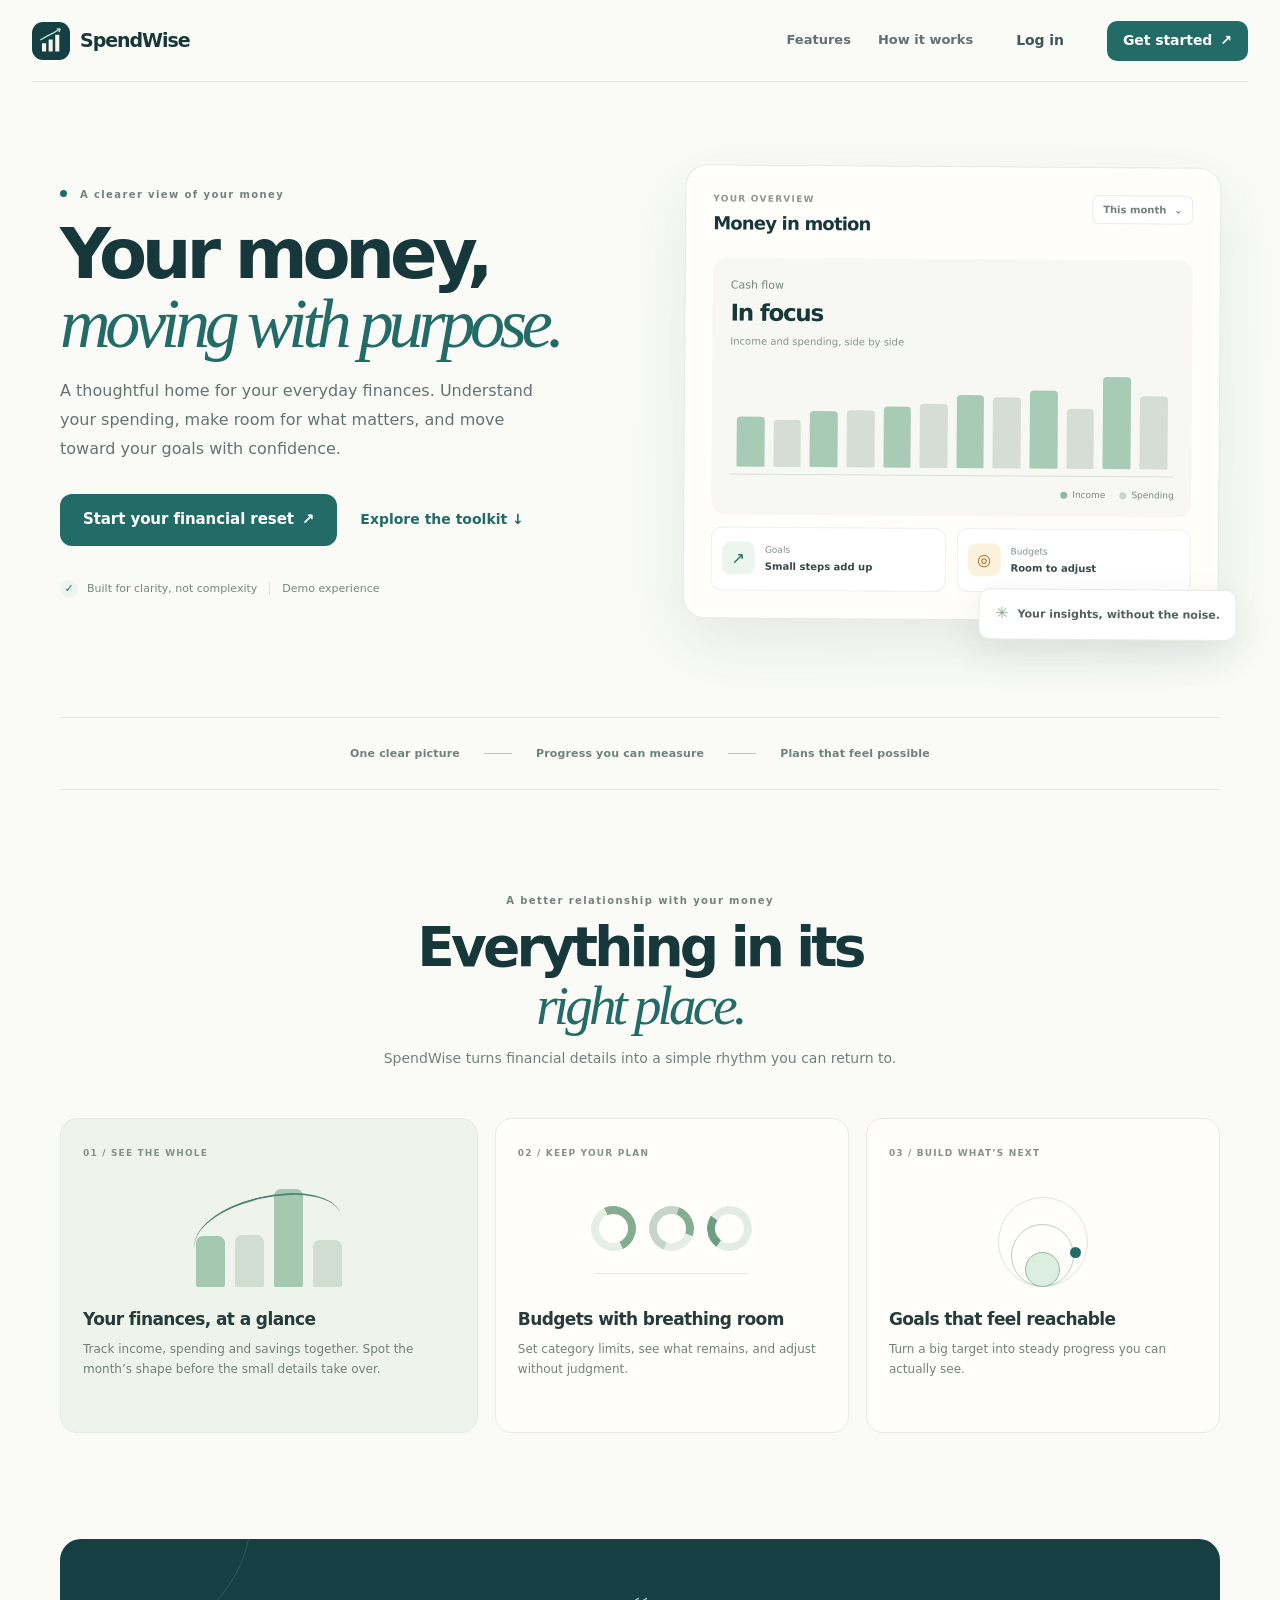
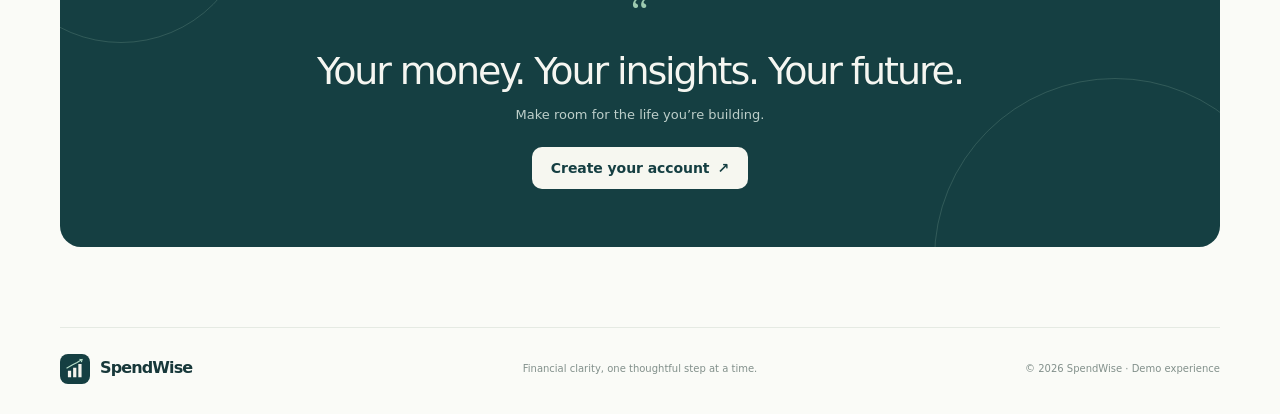
<file: frontend/index.html>
<!doctype html>
<html lang="en">
<head>
  <meta charset="utf-8">
  <meta name="viewport" content="width=device-width, initial-scale=1">
  <meta name="theme-color" content="#153f42">
  <meta name="description" content="SpendWise brings your everyday money into focus with calm, clear insights.">
  <title>SpendWise — Your money. Your insights. Your future.</title>
  <link rel="icon" href="./assets/favicon.svg" type="image/svg+xml">
  <link rel="stylesheet" href="./css/style.css">
</head>
<body class="landing-page">
  <header class="marketing-header">
    <a class="brand-lockup" href="./index.html" aria-label="SpendWise home">
      <img src="./assets/logo.svg" alt="" width="40" height="40">
      <span>SpendWise</span>
    </a>
    <nav class="marketing-nav" aria-label="Main navigation">
      <a href="#features">Features</a>
      <a href="#how-it-works">How it works</a>
      <a class="button button-quiet" href="./login.html">Log in</a>
      <a class="button button-primary" href="./register.html">Get started <span aria-hidden="true">↗</span></a>
    </nav>
  </header>

  <main>
    <section class="hero-section page-container">
      <div class="hero-copy">
        <p class="eyebrow"><span class="eyebrow-dot"></span> A clearer view of your money</p>
        <h1>Your money,<br><em>moving with purpose.</em></h1>
        <p class="hero-lede">A thoughtful home for your everyday finances. Understand your spending, make room for what matters, and move toward your goals with confidence.</p>
        <div class="hero-actions">
          <a class="button button-primary button-large" href="./register.html">Start your financial reset <span aria-hidden="true">↗</span></a>
          <a class="text-link" href="#features">Explore the toolkit <span aria-hidden="true">↓</span></a>
        </div>
        <div class="hero-proof"><span class="proof-mark" aria-hidden="true">✓</span><span>Built for clarity, not complexity</span><span class="proof-divider"></span><span>Demo experience</span></div>
      </div>
      <div class="hero-visual" aria-label="Illustration of a calm monthly cash-flow dashboard">
        <div class="visual-topline"><div><span class="visual-kicker">YOUR OVERVIEW</span><strong>Money in motion</strong></div><span class="period-pill">This month <span aria-hidden="true">⌄</span></span></div>
        <div class="visual-summary">
          <div class="visual-summary-copy"><span>Cash flow</span><strong>In focus</strong><small>Income and spending, side by side</small></div>
          <div class="cashflow-bars" aria-hidden="true"><i></i><i></i><i></i><i></i><i></i><i></i><i></i><i></i><i></i><i></i><i></i><i></i></div>
          <div class="visual-legend"><span><i class="legend-dot legend-income"></i> Income</span><span><i class="legend-dot legend-expense"></i> Spending</span></div>
        </div>
        <div class="visual-bottom-grid">
          <div class="visual-mini-card"><span class="mini-icon mini-sage" aria-hidden="true">↗</span><div><small>Goals</small><strong>Small steps add up</strong></div></div>
          <div class="visual-mini-card"><span class="mini-icon mini-amber" aria-hidden="true">◎</span><div><small>Budgets</small><strong>Room to adjust</strong></div></div>
        </div>
        <div class="visual-note"><span class="note-spark" aria-hidden="true">✳</span><span>Your insights, without the noise.</span></div>
      </div>
    </section>

    <section class="trust-strip page-container" id="how-it-works">
      <span>One clear picture</span><span class="trust-line"></span><span>Progress you can measure</span><span class="trust-line"></span><span>Plans that feel possible</span>
    </section>

    <section class="features-section page-container" id="features">
      <div class="section-heading">
        <p class="eyebrow">A better relationship with your money</p>
        <h2>Everything in its<br><em>right place.</em></h2>
        <p>SpendWise turns financial details into a simple rhythm you can return to.</p>
      </div>
      <div class="feature-grid">
        <article class="feature-card feature-card-tall"><span class="feature-index">01 / SEE THE WHOLE</span><div class="feature-art art-overview" aria-hidden="true"><i></i><i></i><i></i><i></i><b></b></div><h3>Your finances, at a glance</h3><p>Track income, spending and savings together. Spot the month’s shape before the small details take over.</p></article>
        <article class="feature-card"><span class="feature-index">02 / KEEP YOUR PLAN</span><div class="feature-art art-budget" aria-hidden="true"><i></i><i></i><i></i><b></b></div><h3>Budgets with breathing room</h3><p>Set category limits, see what remains, and adjust without judgment.</p></article>
        <article class="feature-card"><span class="feature-index">03 / BUILD WHAT’S NEXT</span><div class="feature-art art-goal" aria-hidden="true"><i></i><i></i><i></i><b></b></div><h3>Goals that feel reachable</h3><p>Turn a big target into steady progress you can actually see.</p></article>
      </div>
    </section>

    <section class="quote-band page-container">
      <div class="quote-symbol" aria-hidden="true">“</div>
      <blockquote>Your money. Your insights. Your future.</blockquote>
      <p>Make room for the life you’re building.</p>
      <a class="button button-light" href="./register.html">Create your account <span aria-hidden="true">↗</span></a>
    </section>
  </main>

  <footer class="marketing-footer page-container"><a class="brand-lockup" href="./index.html"><img src="./assets/logo.svg" alt="" width="32" height="32"><span>SpendWise</span></a><p>Financial clarity, one thoughtful step at a time.</p><span>© <span id="year">2026</span> SpendWise · Demo experience</span></footer>
</body>
</html>
</file>
<file: frontend/css/style.css>
:root {
  color-scheme: light;
  --ink: #203033;
  --ink-strong: #17383a;
  --muted: #69797a;
  --muted-2: #879391;
  --line: #e5e9e3;
  --line-strong: #d7dfd8;
  --canvas: #f5f6f1;
  --paper: #fffefa;
  --paper-2: #f8f9f5;
  --teal: #236b66;
  --teal-dark: #153f42;
  --teal-soft: #e6f1ec;
  --sage: #9fc7ae;
  --sage-soft: #edf5ef;
  --amber: #a86d22;
  --amber-soft: #fcf1dc;
  --rose: #a4514b;
  --rose-soft: #f9ece8;
  --shadow-sm: 0 3px 12px rgba(28, 50, 47, .045);
  --shadow-md: 0 14px 38px rgba(28, 50, 47, .09);
  --radius: 17px;
  --radius-sm: 11px;
  --font: Inter, ui-sans-serif, system-ui, -apple-system, BlinkMacSystemFont, "Segoe UI", sans-serif;
}

* { box-sizing: border-box; }
html { scroll-behavior: smooth; }
body { margin: 0; background: var(--canvas); color: var(--ink); font-family: var(--font); font-size: 14px; line-height: 1.55; -webkit-font-smoothing: antialiased; }
button, input, select, textarea { font: inherit; }
button, a, input, select { -webkit-tap-highlight-color: transparent; }
a { color: inherit; text-decoration: none; }
button { color: inherit; }
button:focus-visible, a:focus-visible, input:focus-visible, select:focus-visible, textarea:focus-visible { outline: 3px solid rgba(35, 107, 102, .32); outline-offset: 3px; }
img { display: block; max-width: 100%; }
.hidden { display: none !important; }
.visually-hidden { position: absolute !important; width: 1px !important; height: 1px !important; min-height: 0 !important; padding: 0 !important; margin: -1px !important; overflow: hidden !important; clip: rect(0, 0, 0, 0) !important; white-space: nowrap; border: 0 !important; }


/* App tokens (authenticated experience) */
:root {
  --font-app: "Manrope", "Inter", ui-sans-serif, system-ui, -apple-system, BlinkMacSystemFont, "Segoe UI", sans-serif;
  --sw-canvas: #f0f3ef;
  --sw-paper: #fcfdfb;
  --sw-sunken: #e5ebe7;
  --sw-line: #dde4df;
  --sw-line-strong: #c8d2cb;
  --sw-ink: #0f2f31;
  --sw-ink-2: #3f5557;
  --sw-ink-3: #5c7072;
  --sw-ink-teal: #0f3b3c;
  --sw-teal: #236b66;
  --sw-teal-strong: #1a5652;
  --sw-teal-wash: #e2eee9;
  --sw-amber: #96601a;
  --sw-amber-wash: #f8eedb;
  --sw-brick: #a34740;
  --sw-brick-wash: #f7e8e5;
  --sw-good: #2c7a58;
  --r-panel: 16px;
}

/* Shared controls */
button:focus-visible, a:focus-visible, input:focus-visible, select:focus-visible, textarea:focus-visible, summary:focus-visible { outline: 2px solid var(--sw-teal); outline-offset: 2px; }
.button { display: inline-flex; align-items: center; justify-content: center; gap: 8px; min-height: 42px; padding: 0 18px; border: 1px solid transparent; border-radius: 10px; font-size: 14px; font-weight: 650; letter-spacing: -.005em; white-space: nowrap; cursor: pointer; transition: background-color .15s ease, color .15s ease, border-color .15s ease, box-shadow .15s ease; }
.button:active { transform: translateY(1px); }
.button:disabled { opacity: .6; cursor: wait; transform: none; }
.button-primary { color: #fff; background: var(--sw-teal); }
.button-primary:hover { background: var(--sw-teal-strong); }
.button-secondary { color: var(--sw-ink); background: var(--sw-paper); border-color: var(--sw-line-strong); }
.button-secondary:hover { background: #eef3ef; border-color: #b4c3ba; }
.button-quiet { color: var(--sw-ink-2); background: transparent; }
.button-quiet:hover { color: var(--sw-ink); background: #e8eee9; }
.button-light { color: var(--teal-dark); background: #f6f7f0; }
.button-light:hover { background: white; }
.button-large { min-height: 52px; padding: 0 22px; border-radius: 12px; font-size: 15px; }
.button-full { width: 100%; min-height: 48px; }
.button-small { min-height: 34px; padding: 0 12px; font-size: 13px; }
.button-row { display: flex; flex-wrap: wrap; gap: 10px; align-items: center; }
.text-link, .small-link { color: var(--sw-teal); font-weight: 650; transition: color .15s ease; }
.text-link:hover, .small-link:hover { color: var(--sw-teal-strong); }
.text-link { font-size: 14px; }
.small-link { font-size: 13px; white-space: nowrap; }
.icon-button { display: inline-grid; width: 36px; height: 36px; place-items: center; padding: 0; border: 1px solid transparent; border-radius: 10px; background: transparent; color: var(--sw-ink-2); font-size: 22px; cursor: pointer; }
.icon-button:hover { background: #eef3ef; color: var(--sw-ink); }
input:not([type="checkbox"]):not([type="range"]), select, textarea { width: 100%; min-height: 44px; padding: 10px 13px; color: var(--sw-ink); border: 1px solid var(--sw-line-strong); border-radius: 10px; background: var(--sw-paper); transition: border-color .15s ease, box-shadow .15s ease; }
input::placeholder, textarea::placeholder { color: #7d8f8e; }
input:hover, select:hover, textarea:hover { border-color: #a9bab0; }
input:focus, select:focus, textarea:focus { border-color: var(--sw-teal); box-shadow: 0 0 0 3px rgba(35, 107, 102, .14); outline: 0; }
input[type="checkbox"] { width: 17px; height: 17px; accent-color: var(--sw-teal); }
select { cursor: pointer; appearance: none; padding-right: 36px; background-image: url("data:image/svg+xml,%3Csvg xmlns='http://www.w3.org/2000/svg' width='14' height='14' viewBox='0 0 24 24' fill='none' stroke='%235c7072' stroke-width='2.2' stroke-linecap='round' stroke-linejoin='round'%3E%3Cpath d='m6 9 6 6 6-6'/%3E%3C/svg%3E"); background-repeat: no-repeat; background-position: right 12px center; background-size: 14px; }
label { display: block; margin: 0 0 6px; color: var(--sw-ink-2); font-size: 13px; font-weight: 650; }
.form-message { min-height: 18px; margin: 0; color: var(--sw-brick); font-size: 13px; }
.form-message.is-success { color: var(--sw-good); }
.form-message.is-info { color: var(--sw-ink-3); }

/* Landing */
.landing-page { background: #fafbf7; }
.page-container { width: min(1160px, calc(100% - 64px)); margin: 0 auto; }
.marketing-header { display: flex; width: min(1280px, calc(100% - 64px)); height: 82px; align-items: center; justify-content: space-between; margin: 0 auto; border-bottom: 1px solid rgba(34, 63, 59, .09); }
.brand-lockup { display: inline-flex; align-items: center; gap: 10px; color: var(--ink-strong); font-size: 19px; font-weight: 750; letter-spacing: -.055em; }
.brand-lockup img { width: 38px; height: 38px; border-radius: 11px; }
.marketing-nav { display: flex; align-items: center; gap: 27px; color: #617171; font-size: 13px; font-weight: 560; }
.marketing-nav > a:not(.button):hover { color: var(--teal); }
.marketing-nav .button { min-height: 40px; padding-inline: 15px; }
.hero-section { display: grid; min-height: 635px; grid-template-columns: 1.03fr .97fr; gap: 54px; align-items: center; padding-top: 45px; padding-bottom: 58px; }
.hero-copy { padding: 24px 0; }
.eyebrow { margin: 0 0 10px; color: #73827e; font-size: 10px; font-weight: 750; letter-spacing: .14em; line-height: 1.35; }
.eyebrow-dot { display: inline-block; width: 7px; height: 7px; margin-right: 8px; border-radius: 50%; background: var(--teal); vertical-align: 1px; }
.hero-copy h1 { max-width: 620px; margin: 18px 0 19px; color: var(--ink-strong); font-size: clamp(44px, 5.5vw, 70px); font-weight: 590; letter-spacing: -.075em; line-height: .99; }
.hero-copy h1 em, .section-heading h2 em, .insight-feature h2 em { color: var(--teal); font-family: Georgia, "Times New Roman", serif; font-weight: 400; }
.hero-lede { max-width: 490px; margin: 0; color: #637372; font-size: 16px; line-height: 1.8; }
.hero-actions { display: flex; flex-wrap: wrap; align-items: center; gap: 23px; margin-top: 30px; }
.hero-proof { display: flex; flex-wrap: wrap; align-items: center; gap: 9px; margin-top: 34px; color: #788681; font-size: 11px; }
.proof-mark { display: grid; width: 18px; height: 18px; place-items: center; border-radius: 50%; background: var(--sage-soft); color: var(--teal); font-size: 11px; font-weight: 800; }
.proof-divider { width: 1px; height: 13px; margin: 0 3px; background: #dbe2dc; }
.hero-visual { position: relative; padding: 27px; border: 1px solid #e6eae4; border-radius: 22px; background: #fffefa; box-shadow: 0 24px 65px rgba(41, 66, 59, .10); transform: rotate(.4deg); }
.visual-topline { display: flex; align-items: flex-start; justify-content: space-between; gap: 14px; }
.visual-topline > div { display: grid; gap: 3px; }
.visual-kicker { color: #8a9690; font-size: 9px; font-weight: 750; letter-spacing: .14em; }
.visual-topline strong { color: var(--ink-strong); font-size: 18px; letter-spacing: -.045em; }
.period-pill { display: inline-flex; min-height: 29px; align-items: center; gap: 8px; padding: 0 10px; border: 1px solid #e8ece6; border-radius: 7px; color: #73807b; background: white; font-size: 10px; font-weight: 580; white-space: nowrap; }
.visual-summary { margin-top: 20px; padding: 19px 18px 14px; border-radius: 14px; background: #f7f8f3; }
.visual-summary-copy { display: grid; gap: 2px; }
.visual-summary-copy span { color: #788581; font-size: 11px; }
.visual-summary-copy strong { color: var(--ink-strong); font-size: 23px; letter-spacing: -.055em; }
.visual-summary-copy small { color: #89938e; font-size: 10px; }
.cashflow-bars { display: flex; height: 126px; align-items: flex-end; justify-content: space-between; gap: 9px; padding: 13px 7px 7px; border-bottom: 1px solid #d9e0d9; }
.cashflow-bars i { position: relative; display: block; width: 7%; height: var(--bar-height); min-height: 24px; border-radius: 4px 4px 1px 1px; background: #a8cbb5; }
.cashflow-bars i:nth-child(even) { height: var(--bar-expense); background: #d5ddd4; }
.cashflow-bars i:nth-child(1) { --bar-height: 48%; --bar-expense: 30%; }
.cashflow-bars i:nth-child(2) { --bar-height: 67%; --bar-expense: 45%; }
.cashflow-bars i:nth-child(3) { --bar-height: 53%; --bar-expense: 36%; }
.cashflow-bars i:nth-child(4) { --bar-height: 76%; --bar-expense: 54%; }
.cashflow-bars i:nth-child(5) { --bar-height: 58%; --bar-expense: 40%; }
.cashflow-bars i:nth-child(6) { --bar-height: 84%; --bar-expense: 61%; }
.cashflow-bars i:nth-child(7) { --bar-height: 70%; --bar-expense: 50%; }
.cashflow-bars i:nth-child(8) { --bar-height: 92%; --bar-expense: 68%; }
.cashflow-bars i:nth-child(9) { --bar-height: 74%; --bar-expense: 52%; }
.cashflow-bars i:nth-child(10) { --bar-height: 80%; --bar-expense: 57%; }
.cashflow-bars i:nth-child(11) { --bar-height: 88%; --bar-expense: 62%; }
.cashflow-bars i:nth-child(12) { --bar-height: 96%; --bar-expense: 70%; }
.visual-legend { display: flex; justify-content: flex-end; gap: 14px; padding-top: 12px; color: #798782; font-size: 9px; }
.visual-legend span { display: inline-flex; align-items: center; gap: 5px; }
.legend-dot { display: inline-block; width: 7px; height: 7px; border-radius: 50%; }
.legend-income { background: #8eb99c; }.legend-expense { background: #cbd5cb; }
.visual-bottom-grid { display: grid; grid-template-columns: 1fr 1fr; gap: 11px; margin-top: 12px; }
.visual-mini-card { display: flex; min-height: 64px; align-items: center; gap: 10px; padding: 10px; border: 1px solid #edf0eb; border-radius: 11px; background: white; }
.visual-mini-card div { display: grid; gap: 1px; }.visual-mini-card small { color: #82908b; font-size: 9px; }.visual-mini-card strong { color: #354847; font-size: 10px; font-weight: 650; }
.mini-icon { display: grid; width: 33px; height: 33px; flex: 0 0 auto; place-items: center; border-radius: 9px; font-size: 16px; }.mini-sage { color: var(--teal); background: var(--sage-soft); }.mini-amber { color: var(--amber); background: var(--amber-soft); }
.visual-note { position: absolute; right: -19px; bottom: -20px; display: flex; align-items: center; gap: 9px; padding: 12px 16px; border: 1px solid #e8ece5; border-radius: 11px; background: white; box-shadow: var(--shadow-md); color: #52615d; font-size: 11px; font-weight: 620; }
.note-spark { color: #8aa994; font-size: 16px; }
.trust-strip { display: flex; justify-content: center; align-items: center; gap: 24px; padding: 27px 16px; border-top: 1px solid #e7ebe5; border-bottom: 1px solid #e7ebe5; color: #70807b; font-size: 11px; font-weight: 620; letter-spacing: .015em; }
.trust-line { width: 28px; height: 1px; background: #b8c8bd; }
.features-section { padding-top: 104px; padding-bottom: 106px; }
.section-heading { max-width: 555px; margin: 0 auto 48px; text-align: center; }
.section-heading h2 { margin: 9px 0 13px; color: var(--ink-strong); font-size: clamp(38px, 4.5vw, 55px); font-weight: 560; letter-spacing: -.07em; line-height: 1.06; }
.section-heading > p:last-child { margin: 0; color: #71807c; font-size: 14px; }
.feature-grid { display: grid; grid-template-columns: 1.18fr 1fr 1fr; gap: 17px; }
.feature-card { min-height: 315px; padding: 22px; border: 1px solid #e7ebe4; border-radius: 17px; background: #fffefa; }
.feature-card-tall { background: #eef3ec; }
.feature-index { color: #84928c; font-size: 9px; font-weight: 750; letter-spacing: .13em; }
.feature-art { position: relative; display: flex; height: 116px; align-items: flex-end; justify-content: center; gap: 10px; margin: 8px auto 19px; overflow: hidden; }
.art-overview i { width: 29px; height: var(--h); border-radius: 7px 7px 2px 2px; background: #a5c8b1; }
.art-overview i:nth-child(even) { background: #d1ddd1; height: calc(var(--h) * .65); }
.art-overview i:nth-child(1) { --h: 51px; }.art-overview i:nth-child(2) { --h: 80px; }.art-overview i:nth-child(3) { --h: 98px; }.art-overview i:nth-child(4) { --h: 72px; }
.art-overview b { position: absolute; width: 150px; height: 72px; border-top: 2px solid #4e8176; border-radius: 50%; transform: rotate(-13deg); top: 25px; left: calc(50% - 76px); }
.art-budget { align-items: center; gap: 13px; }.art-budget i { display: block; width: 45px; height: 45px; border: 8px solid #e7eee5; border-top-color: #83ad91; border-right-color: #83ad91; border-radius: 50%; transform: rotate(20deg); }.art-budget i:nth-child(2) { border-top-color: #c3d6c9; border-left-color: #c3d6c9; transform: rotate(-25deg); }.art-budget i:nth-child(3) { border-color: #e5ece4; border-bottom-color: #6c9e83; transform: rotate(80deg); }.art-budget b { position: absolute; width: 155px; height: 1px; background: #e4e9e2; bottom: 13px; }
.art-goal i { display: block; width: 90px; height: 90px; border: 1px solid #dce7dc; border-radius: 50%; }.art-goal i:nth-child(2) { position: absolute; width: 63px; height: 63px; border-color: #b8d4c0; }.art-goal i:nth-child(3) { position: absolute; width: 35px; height: 35px; background: #dceee0; border-color: #90ba9c; }.art-goal b { position: absolute; width: 11px; height: 11px; border-radius: 50%; background: var(--teal); transform: translate(33px,-29px); }
.feature-card h3 { margin: 0 0 7px; color: #263c3b; font-size: 17px; letter-spacing: -.035em; }.feature-card p { max-width: 350px; margin: 0; color: #72807b; font-size: 12px; line-height: 1.7; }
.quote-band { position: relative; display: flex; min-height: 308px; flex-direction: column; align-items: center; justify-content: center; margin-bottom: 80px; padding: 44px 20px; overflow: hidden; border-radius: 21px; background: var(--teal-dark); color: #f5f6f1; text-align: center; }
.quote-band::before, .quote-band::after { position: absolute; width: 260px; height: 260px; border: 1px solid rgba(188, 222, 201, .17); border-radius: 50%; content: ""; }.quote-band::before { top: -158px; left: -70px; }.quote-band::after { right: -76px; bottom: -193px; width: 360px; height: 360px; }
.quote-symbol { color: #9dcab0; font-family: Georgia, serif; font-size: 40px; line-height: .8; }.quote-band blockquote { margin: 14px 0 4px; font-size: clamp(26px, 3.2vw, 38px); font-weight: 540; letter-spacing: -.055em; }.quote-band p { margin: 0 0 22px; color: #bdcfca; font-size: 13px; }.quote-band .button { position: relative; z-index: 1; }
.marketing-footer { display: grid; grid-template-columns: 1fr 1.4fr 1fr; align-items: center; padding-top: 23px; padding-bottom: 28px; border-top: 1px solid #e5eae3; color: #82908b; font-size: 10px; }.marketing-footer .brand-lockup { font-size: 16px; }.marketing-footer .brand-lockup img { width: 30px; height: 30px; border-radius: 8px; }.marketing-footer p { text-align: center; }.marketing-footer > span { text-align: right; }

/* Authentication */
.auth-body { min-height: 100vh; background: #f4f6f1; }
.auth-layout { display: grid; min-height: 100vh; grid-template-columns: minmax(280px, .9fr) minmax(390px, 1.1fr); }
.auth-aside { position: relative; display: flex; flex-direction: column; justify-content: space-between; padding: 38px clamp(28px, 6vw, 78px); overflow: hidden; background: var(--teal-dark); color: white; }
.auth-aside::after { position: absolute; right: -120px; bottom: 4%; width: 390px; height: 390px; border: 1px solid rgba(191, 225, 205, .18); border-radius: 50%; box-shadow: 0 0 0 40px rgba(191, 225, 205, .035), 0 0 0 80px rgba(191, 225, 205, .03); content: ""; }
.auth-aside .brand-lockup { position: relative; z-index: 1; color: white; }.auth-aside-copy { position: relative; z-index: 1; max-width: 420px; padding-bottom: 9vh; }.auth-aside-copy .eyebrow { color: #9dc6ae; }.auth-aside-copy h2 { margin: 12px 0 18px; font-family: Georgia, serif; font-size: clamp(35px, 4.2vw, 55px); font-weight: 400; letter-spacing: -.06em; line-height: 1.05; }.auth-aside-copy p { max-width: 370px; color: #bdcfca; font-size: 14px; line-height: 1.8; }.auth-aside-foot { position: relative; z-index: 1; color: #9aafaa; font-size: 11px; }
.auth-main { display: grid; place-items: center; padding: 44px 28px; }.auth-card { width: min(430px, 100%); padding: 35px; border: 1px solid #e7ece5; border-radius: 17px; background: var(--paper); box-shadow: 0 12px 38px rgba(31, 60, 52, .06); }.auth-card-wide { width: min(490px, 100%); padding: 29px 35px; }.auth-card h1 { margin: 0 0 7px; color: var(--ink-strong); font-size: 29px; font-weight: 640; letter-spacing: -.06em; line-height: 1.15; }.auth-lede { margin: 0 0 23px; color: var(--muted); font-size: 13px; }.form-stack { display: grid; gap: 8px; }.form-stack > label:not(.checkbox-row) { margin-top: 6px; }.field-row { display: flex; align-items: center; justify-content: space-between; margin-top: 4px; }.field-row label { margin: 0; }.small-link { font-size: 11px; }.password-field { position: relative; }.password-field input { padding-right: 60px !important; }.password-toggle { position: absolute; top: 50%; right: 10px; padding: 5px; transform: translateY(-50%); border: 0; background: none; color: var(--teal); font-size: 11px; font-weight: 650; cursor: pointer; }.checkbox-row { display: flex; align-items: flex-start; gap: 9px; margin: 6px 0; color: #677771; font-size: 11px; font-weight: 500; }.checkbox-row input { flex: 0 0 auto; margin-top: 2px; }.auth-switch { margin: 20px 0 0; color: var(--muted); font-size: 12px; text-align: center; }.auth-switch a { color: var(--teal); font-weight: 700; }.demo-note { display: flex; gap: 8px; align-items: flex-start; margin: 21px 0 0; padding: 11px 12px; border-radius: 9px; background: #f3f5ef; color: #788580; font-size: 10px; line-height: 1.55; }.demo-note > span { color: var(--teal); }.auth-top-link { color: #72817b; font-size: 12px; }.auth-top-link:hover { color: var(--teal); }


/* Landing and auth responsive */
@media (max-width: 1080px) {
  .hero-section { gap: 35px; }
  .hero-visual { padding: 21px; }
}
@media (max-width: 820px) {
  .page-container { width: min(100% - 42px, 640px); }
  .marketing-header { width: calc(100% - 42px); height: 72px; }
  .marketing-nav { gap: 12px; }
  .marketing-nav > a:not(.button) { display: none; }
  .hero-section { min-height: auto; grid-template-columns: 1fr; gap: 27px; padding-top: 48px; padding-bottom: 58px; }
  .hero-copy { padding: 0; }
  .hero-copy h1 { max-width: 570px; font-size: clamp(46px, 9vw, 65px); }
  .hero-visual { width: min(100%, 540px); justify-self: center; transform: none; }
  .visual-note { right: -8px; }
  .trust-strip { flex-wrap: wrap; gap: 12px; font-size: 10px; }
  .trust-line { width: 15px; }
  .features-section { padding-top: 74px; padding-bottom: 75px; }
  .feature-grid { grid-template-columns: 1fr 1fr; }
  .feature-card-tall { grid-column: 1 / -1; }
  .quote-band { margin-bottom: 55px; }
  .marketing-footer { grid-template-columns: 1fr 1fr; gap: 9px; }
  .marketing-footer p { display: none; }
  .auth-layout { grid-template-columns: 1fr; }
  .auth-aside { min-height: 190px; padding: 22px 28px; }
  .auth-aside-copy { display: none; }
  .auth-aside-foot { margin-top: 35px; }
  .auth-aside::after { right: -120px; bottom: -250px; }
  .auth-main { padding: 30px 20px; }
}
@media (max-width: 560px) {
  .page-container { width: calc(100% - 34px); }
  .marketing-header { width: calc(100% - 34px); height: 65px; }
  .brand-lockup { font-size: 16px; gap: 8px; }
  .brand-lockup img { width: 32px; height: 32px; border-radius: 9px; }
  .marketing-nav { gap: 7px; }
  .marketing-nav .button { min-height: 36px; padding-inline: 10px; font-size: 11px; }
  .marketing-nav .button-quiet { display: none; }
  .hero-section { padding-top: 37px; padding-bottom: 40px; }
  .hero-copy h1 { font-size: clamp(42px, 12vw, 58px); }
  .hero-lede { font-size: 14px; }
  .hero-actions { gap: 15px; }
  .hero-actions .button { width: 100%; }
  .hero-proof { margin-top: 23px; font-size: 9px; }
  .hero-visual { padding: 17px; border-radius: 17px; }
  .visual-note { right: 6px; bottom: -24px; padding: 9px 12px; font-size: 10px; }
  .cashflow-bars { height: 106px; gap: 6px; }
  .visual-bottom-grid { gap: 7px; }
  .visual-mini-card { padding: 8px; }
  .mini-icon { width: 28px; height: 28px; }
  .visual-mini-card strong { font-size: 9px; }
  .trust-strip { gap: 8px; padding: 20px 5px; font-size: 8px; }
  .trust-line { width: 10px; }
  .features-section { padding-top: 62px; padding-bottom: 60px; }
  .feature-grid { grid-template-columns: 1fr; }
  .feature-card-tall { grid-column: auto; }
  .feature-card { min-height: 285px; }
  .section-heading { margin-bottom: 30px; }
  .section-heading h2 { font-size: 40px; }
  .quote-band { width: calc(100% - 24px); min-height: 270px; }
  .quote-band blockquote { font-size: 27px; }
  .marketing-footer { width: calc(100% - 34px); grid-template-columns: 1fr; }
  .marketing-footer > span { text-align: left; }
  .auth-main { padding: 20px 13px; }
  .auth-card, .auth-card-wide { padding: 23px 19px; }
  .auth-card h1 { font-size: 25px; }
  .auth-aside { min-height: 120px; padding: 17px 20px; }
  .auth-aside-foot { margin-top: 23px; font-size: 9px; }
}

/* =====================================================================
   SpendWise app system
   Mineral paper canvas, one signature teal, hairlines instead of shadows.
   Figures are set tabular; nothing under 12px; sentence-case labels.
   ===================================================================== */

/* ---------- App shell ---------- */
.authenticated-body, .auth-layout { font-family: var(--font-app); }
.authenticated-body { background: var(--sw-canvas); color: var(--sw-ink); font-size: 15px; line-height: 1.5; font-feature-settings: "tnum" 1, "cv11" 1; }
.authenticated-body h1, .authenticated-body h2, .authenticated-body h3 { text-wrap: balance; }

.app-layout { display: flex; min-height: 100vh; }
.sidebar { position: fixed; z-index: 20; inset: 0 auto 0 0; display: flex; width: 252px; flex-direction: column; padding: 22px 14px 16px; overflow-y: auto; border-right: 1px solid var(--sw-line); background: var(--sw-paper); transition: transform .22s ease; }
.sidebar-brand { display: flex; align-items: center; gap: 10px; padding: 2px 10px 24px; color: var(--sw-ink); font-size: 19px; font-weight: 800; letter-spacing: -.04em; }
.sidebar-brand img { width: 32px; height: 32px; border-radius: 9px; }
.sidebar-section + .sidebar-section { margin-top: 20px; }
.sidebar-label { margin: 0 0 6px; padding: 0 12px; color: var(--sw-ink-3); font-size: 13px; font-weight: 600; letter-spacing: 0; }
.sidebar-nav { display: grid; gap: 2px; }
.sidebar-nav a, .sidebar-profile-link, .sidebar-logout { position: relative; white-space: nowrap; display: flex; width: 100%; min-height: 42px; align-items: center; gap: 12px; padding: 0 12px; border: 0; border-radius: 10px; background: transparent; color: var(--sw-ink-2); font-size: 14.5px; font-weight: 600; text-align: left; cursor: pointer; transition: background-color .15s ease, color .15s ease; }
.sidebar-nav a:hover, .sidebar-profile-link:hover { background: #eef3ef; color: var(--sw-ink); }
.sidebar-nav a[aria-current="page"], .sidebar-profile-link.is-active { background: var(--sw-teal-wash); color: var(--sw-ink); font-weight: 700; }
.sidebar-nav a[aria-current="page"]::before, .sidebar-profile-link.is-active::before { position: absolute; top: 9px; bottom: 9px; left: -14px; width: 3px; border-radius: 0 3px 3px 0; background: var(--sw-teal); content: ""; }
.nav-icon-svg { width: 19px; height: 19px; flex: 0 0 auto; color: var(--sw-ink-3); }
.sidebar-nav a[aria-current="page"] .nav-icon-svg, .sidebar-profile-link.is-active .nav-icon-svg { color: var(--sw-teal); }
.sidebar-logout:hover { background: var(--sw-brick-wash); color: var(--sw-brick); }
.sidebar-logout:hover .nav-icon-svg { color: var(--sw-brick); }
.sidebar-spacer { flex: 1; min-height: 20px; }
.sidebar-divider { height: 1px; margin: 8px 4px; background: var(--sw-line); }
.sidebar-footer { display: flex; min-width: 0; align-items: center; gap: 10px; padding: 14px 10px 0; }
.sidebar-footer > div { min-width: 0; }
.sidebar-footer strong { display: block; max-width: 160px; overflow: hidden; color: var(--sw-ink); font-size: 14px; font-weight: 700; text-overflow: ellipsis; white-space: nowrap; }
.sidebar-footer small { color: var(--sw-ink-3); font-size: 12.5px; }
.avatar { display: grid; width: 34px; height: 34px; flex: 0 0 auto; place-items: center; border-radius: 50%; background: var(--sw-teal-wash); color: var(--sw-teal-strong); font-size: 12px; font-weight: 800; letter-spacing: 0; }

.app-main { width: calc(100% - 252px); min-height: 100vh; margin-left: 252px; }
.app-topbar { position: sticky; z-index: 10; top: 0; display: flex; min-height: 68px; align-items: center; justify-content: space-between; gap: 16px; padding: 10px clamp(20px, 3.4vw, 48px); border-bottom: 1px solid var(--sw-line); background: rgba(240, 243, 239, .88); backdrop-filter: saturate(1.2) blur(12px); }
.topbar-heading { display: flex; min-width: 0; align-items: center; gap: 12px; }
.app-topbar h1 { margin: 0; color: var(--sw-ink); font-size: 19px; font-weight: 750; letter-spacing: -.025em; line-height: 1.2; }
.app-topbar p { margin: 1px 0 0; overflow: hidden; color: var(--sw-ink-3); font-size: 13px; text-overflow: ellipsis; white-space: nowrap; }
.topbar-actions { display: flex; flex: 0 0 auto; align-items: center; gap: 10px; }
.demo-status { display: inline-flex; align-items: center; gap: 8px; padding: 6px 12px; border: 1px solid var(--sw-line); border-radius: 999px; background: var(--sw-paper); color: var(--sw-ink-2); font-size: 13px; font-weight: 600; white-space: nowrap; }
.demo-status i, .demo-inline i { width: 7px; height: 7px; border-radius: 50%; background: var(--sw-teal); }
.demo-status.is-demo i { background: #c99436; box-shadow: 0 0 0 3px rgba(201, 148, 54, .18); }
.demo-status.is-connected i { box-shadow: 0 0 0 3px rgba(35, 107, 102, .16); }
.topbar-profile { display: inline-flex; min-width: 0; align-items: center; gap: 9px; padding: 3px 12px 3px 3px; border: 1px solid var(--sw-line); border-radius: 999px; background: var(--sw-paper); color: var(--sw-ink); font-size: 13.5px; font-weight: 650; transition: border-color .15s ease; }
.topbar-profile:hover { border-color: var(--sw-line-strong); }
.topbar-profile .avatar { width: 30px; height: 30px; font-size: 11px; }
.topbar-profile-name { max-width: 140px; overflow: hidden; text-overflow: ellipsis; white-space: nowrap; }
.menu-toggle { display: none; }
.mobile-scrim { display: none; }

#page-main { width: 100%; max-width: 1400px; margin: 0 auto; padding: 28px clamp(20px, 3.4vw, 48px) 72px; }
#page-main:focus { outline: 0; }
.page-content { display: grid; gap: 24px; }
.page-intro { display: flex; align-items: flex-end; justify-content: space-between; gap: 20px; }
.page-intro h2 { margin: 0; color: var(--sw-ink); font-size: clamp(25px, 2.6vw, 32px); font-weight: 750; letter-spacing: -.04em; line-height: 1.12; }
.page-intro p { max-width: 62ch; margin: 6px 0 0; color: var(--sw-ink-2); font-size: 15px; }
.page-intro .button, .page-intro .button-row { flex: 0 0 auto; }
.action-row { display: flex; min-height: 42px; align-items: center; justify-content: space-between; gap: 12px; }
.demo-inline { display: inline-flex; align-items: center; gap: 8px; color: var(--sw-ink-2); font-size: 13px; font-weight: 600; }
.quiet-note { color: var(--sw-ink-3); font-size: 13px; }
.page-disclaimer { max-width: 90ch; margin: 0; color: var(--sw-ink-3); font-size: 13px; line-height: 1.6; }

/* Section headings inside a page */
.section-heading-row, .section-subhead { display: flex; align-items: flex-end; justify-content: space-between; gap: 16px; }
.section-heading-row h2, .section-subhead h2 { margin: 0; color: var(--sw-ink); font-size: 20px; font-weight: 720; letter-spacing: -.025em; }
.section-heading-row .text-link, .section-subhead .small-link { padding-bottom: 2px; }
.authenticated-body .eyebrow { margin: 0 0 4px; color: var(--sw-ink-3); font-size: 13px; font-weight: 600; letter-spacing: 0; line-height: 1.4; }
.authenticated-body .text-link, .authenticated-body .small-link { color: var(--sw-teal); font-size: 14px; font-weight: 650; text-decoration: underline; text-decoration-color: transparent; text-underline-offset: 3px; transition: text-decoration-color .15s ease, color .15s ease; }
.authenticated-body .text-link:hover, .authenticated-body .small-link:hover { color: var(--sw-teal-strong); text-decoration-color: currentColor; }

/* ---------- Statement strip (KPI summary) ----------
   The month reads as a sum: income − expenses = net. The answer cell is the
   one dark surface on the page. */
.metric-grid { position: relative; display: grid; grid-template-columns: repeat(4, minmax(0, 1fr)); overflow: hidden; border: 1px solid var(--sw-line); border-radius: var(--r-panel); background: var(--sw-paper); }
.metric-grid-compact { grid-template-columns: repeat(3, minmax(0, 1fr)); }
.metric-card { position: relative; min-width: 0; padding: 22px 26px 20px; border: 0; border-radius: 0; background: transparent; box-shadow: none; }
.metric-card + .metric-card { border-left: 1px solid var(--sw-line); }
.metric-label { display: flex; align-items: center; justify-content: space-between; gap: 8px; color: var(--sw-ink-2); font-size: 14px; font-weight: 600; }
.metric-value { display: block; margin-top: 10px; overflow: hidden; color: var(--sw-ink); font-size: clamp(26px, 2.5vw, 35px); font-weight: 760; letter-spacing: -.04em; line-height: 1.1; text-overflow: ellipsis; white-space: nowrap; font-variant-numeric: tabular-nums; }
.metric-card small { display: block; margin-top: 8px; color: var(--sw-ink-3); font-size: 13px; line-height: 1.4; }
.metric-comparison { min-height: 18px; }
.metric-comparison.is-positive { color: var(--sw-good); font-weight: 600; }
.metric-comparison.is-negative { color: var(--sw-brick); font-weight: 600; }
.metric-card-compact { padding: 18px 26px 17px; }
.metric-card-compact .metric-value { font-size: clamp(24px, 2.2vw, 30px); }
.metric-icon { display: none; }
/* equation operators sit on the dividers */
.is-equation .metric-card:nth-child(2)::before, .is-equation .metric-card:nth-child(3)::before { position: absolute; z-index: 2; top: 50%; left: 0; display: grid; width: 26px; height: 26px; place-items: center; border: 1px solid var(--sw-line-strong); border-radius: 50%; background: var(--sw-paper); color: var(--sw-ink-2); font-size: 15px; font-weight: 700; line-height: 1; transform: translate(-50%, -50%); }
.is-equation .metric-card:nth-child(2)::before { content: "\2212"; }
.is-equation .metric-card:nth-child(3)::before { content: "="; }
.is-equation .metric-card:nth-child(3) { background: var(--sw-ink-teal); }
.is-equation .metric-card:nth-child(3) .metric-label, .is-equation .metric-card:nth-child(3) small { color: rgba(255, 255, 255, .74); }
.is-equation .metric-card:nth-child(3) .metric-value { color: #fff; }
.is-equation .metric-card:nth-child(3) .metric-comparison.is-positive { color: #9fe0c6; }
.is-equation .metric-card:nth-child(3) .metric-comparison.is-negative { color: #f4bdb2; }

/* ---------- Panels ---------- */
.content-grid { display: grid; gap: 16px; }
.panel { min-width: 0; padding: 22px 24px; border: 1px solid var(--sw-line); border-radius: var(--r-panel); background: var(--sw-paper); box-shadow: none; }
.panel-heading { display: flex; align-items: flex-start; justify-content: space-between; gap: 12px; margin-bottom: 18px; }
.panel-heading h2, .panel h2 { margin: 0; color: var(--sw-ink); font-size: 17px; font-weight: 720; letter-spacing: -.02em; line-height: 1.3; }
.panel-caption { color: var(--sw-ink-3); font-size: 13px; line-height: 1.5; }
.panel-heading .panel-caption { padding-top: 2px; }
.chart-grid { grid-template-columns: minmax(0, 1.4fr) minmax(300px, .9fr); }
.dashboard-charts { grid-template-columns: repeat(2, minmax(0, 1fr)); }
.dashboard-charts .panel { padding: 20px 20px 16px; }
.dashboard-charts .panel-caption { white-space: nowrap; }
.chart-panel { padding-bottom: 18px; }
.chart-wrap { position: relative; height: 230px; }
.chart-tall { height: 260px; }
.dashboard-charts .chart-wrap, .dashboard-charts .chart-tall { height: 236px; }
.chart-empty { display: grid; min-height: 100%; place-items: center; margin: 0; padding: 20px; color: var(--sw-ink-3); font-size: 14px; text-align: center; }
.category-legend { display: flex; flex-wrap: wrap; gap: 8px 16px; margin-top: 10px; color: var(--sw-ink-2); font-size: 13px; }
.category-legend span { display: inline-flex; align-items: center; gap: 7px; }
.category-legend i { width: 9px; height: 9px; border-radius: 3px; }
.category-legend strong { margin-left: 2px; color: var(--sw-ink); font-size: 13px; font-weight: 650; font-variant-numeric: tabular-nums; }

/* Dashboard lower area: activity, then plan, then signals */
.dashboard-lower-grid { grid-template-columns: minmax(0, 1.4fr) minmax(0, 1fr); }
.dashboard-lower-grid > .panel { min-height: 0; }
.dashboard-lower-grid .progress-list { grid-template-columns: repeat(2, minmax(0, 1fr)); gap: 20px 28px; }
.dashboard-signal-grid { display: grid; grid-template-columns: repeat(4, minmax(0, 1fr)); overflow: hidden; border: 1px solid var(--sw-line); border-radius: var(--r-panel); background: var(--sw-paper); }
.signal-panel { min-height: 170px; padding: 20px 22px; border: 0; border-radius: 0; background: transparent; }
.signal-panel + .signal-panel { border-left: 1px solid var(--sw-line); }
.signal-heading { display: flex; align-items: center; gap: 10px; margin-bottom: 12px; }
.signal-heading h2 { margin: 0; color: var(--sw-ink); font-size: 15px; font-weight: 700; letter-spacing: -.01em; }
.signal-heading .eyebrow { display: none; }
.signal-icon { display: grid; width: 32px; height: 32px; flex: 0 0 auto; place-items: center; border-radius: 10px; background: var(--sw-teal-wash); color: var(--sw-teal); font-size: 15px; font-weight: 700; }
.signal-icon.signal-amber { background: var(--sw-amber-wash); color: var(--sw-amber); }
.signal-content { display: grid; gap: 10px; }
.signal-message { margin: 0; color: var(--sw-ink-2); font-size: 14px; line-height: 1.55; }
.signal-message.is-error { color: var(--sw-brick); }
.signal-row { display: grid; gap: 2px; padding: 0 0 10px; border-bottom: 1px solid var(--sw-line); }
.signal-row:last-child { padding-bottom: 0; border-bottom: 0; }
.signal-row strong { color: var(--sw-ink); font-size: 14px; font-weight: 650; }
.signal-row span { color: var(--sw-ink-3); font-size: 13px; }
.signal-empty { display: grid; justify-items: start; gap: 10px; }
.signal-empty p { margin: 0; color: var(--sw-ink-2); font-size: 14px; line-height: 1.55; }
.health-score { display: flex; align-items: baseline; gap: 10px; }
.health-score strong { color: var(--sw-teal); font-size: 30px; font-weight: 760; letter-spacing: -.04em; }
.health-score span { color: var(--sw-ink-2); font-size: 14px; }

/* At a glance / insight rows */
.insight-list { display: grid; gap: 14px; }
.insight-row { display: flex; align-items: flex-start; gap: 12px; }
.insight-marker { display: grid; width: 26px; height: 26px; flex: 0 0 auto; place-items: center; border-radius: 8px; background: var(--sw-teal-wash); color: var(--sw-teal); font-size: 13px; font-weight: 800; }
.insight-marker.warning { background: var(--sw-amber-wash); color: var(--sw-amber); }
.insight-row p { margin: 0; color: var(--sw-ink-2); font-size: 14px; line-height: 1.55; }
.insight-row strong { color: var(--sw-ink); }

/* Progress: budgets and goals */
.progress-list { display: grid; gap: 18px; }
.progress-item { display: grid; gap: 7px; }
.progress-meta { display: flex; justify-content: space-between; gap: 12px; color: var(--sw-ink-2); font-size: 14px; font-variant-numeric: tabular-nums; }
.progress-meta strong { color: var(--sw-ink); font-weight: 680; }
.progress-track { width: 100%; height: 8px; overflow: hidden; border-radius: 999px; background: var(--sw-sunken); }
.progress-fill { height: 100%; border-radius: inherit; background: var(--sw-teal); transition: width .25s ease; }
.progress-fill.warning { background: #cf9a45; }
.progress-fill.danger { background: #c4645a; }
.progress-subtext { color: var(--sw-ink-3); font-size: 13px; }
.goal-summary-list { display: grid; gap: 18px; }
.goal-summary { display: grid; grid-template-columns: 1fr auto; gap: 7px 12px; }
.goal-summary strong { color: var(--sw-ink); font-size: 14px; font-weight: 680; }
.goal-summary > span { color: var(--sw-ink-2); font-size: 14px; font-variant-numeric: tabular-nums; }
.goal-summary .progress-track, .goal-summary .progress-subtext { grid-column: 1 / -1; }

/* ---------- Tables ---------- */
.table-scroll { position: relative; width: 100%; overflow-x: auto; }
.data-table { width: 100%; border-collapse: collapse; text-align: left; white-space: nowrap; }
.data-table th { padding: 10px 12px; border-bottom: 1px solid var(--sw-line-strong); color: var(--sw-ink-3); font-size: 13px; font-weight: 600; letter-spacing: 0; text-transform: none; }
.data-table td { padding: 13px 12px; border-bottom: 1px solid var(--sw-line); color: var(--sw-ink-2); font-size: 14px; font-variant-numeric: tabular-nums; }
.data-table tbody tr:last-child td { border-bottom: 0; }
.data-table tbody tr:hover td { background: #f6f9f6; }
.data-table th:first-child, .data-table td:first-child { padding-left: 4px; }
.data-table th:last-child, .data-table td:last-child { padding-right: 4px; }
.data-table .align-right { text-align: right; }
.transaction-name { color: var(--sw-ink) !important; font-weight: 650; }
.amount-positive { color: var(--sw-good) !important; font-weight: 700; }
.amount-negative { color: var(--sw-ink) !important; font-weight: 650; }
.transaction-title-cell { display: flex; align-items: center; gap: 12px; }
.category-icon { display: inline-grid; width: 32px; height: 32px; flex: 0 0 auto; place-items: center; border-radius: 10px; background: var(--sw-teal-wash); color: var(--sw-teal-strong); font-size: 12px; font-weight: 800; }
.category-chip { display: inline-flex; min-height: 24px; align-items: center; padding: 2px 10px; border-radius: 999px; background: #eef3ef; color: var(--sw-ink-2); font-size: 13px; font-weight: 550; }
.type-pill { display: inline-flex; align-items: center; gap: 6px; padding: 3px 10px; border-radius: 999px; background: #f3ece6; color: #8a5a3c; font-size: 13px; font-weight: 600; }
.type-pill i { width: 6px; height: 6px; border-radius: 50%; background: #c08560; }
.type-pill.income { background: #e3f0e9; color: #226548; }
.type-pill.income i { background: #3f9169; }
.table-actions { display: flex; justify-content: flex-end; gap: 2px; }
.table-action { padding: 6px 10px; border: 0; border-radius: 8px; background: transparent; color: var(--sw-ink-2); font-size: 13px; font-weight: 600; cursor: pointer; transition: background-color .15s ease, color .15s ease; }
.table-action:hover { background: var(--sw-teal-wash); color: var(--sw-teal-strong); }
.table-action.danger:hover { background: var(--sw-brick-wash); color: var(--sw-brick); }
.compact-rows .transaction-table tbody td { padding-top: 7px; padding-bottom: 7px; }
.compact-rows .transaction-title-cell .category-icon { width: 26px; height: 26px; border-radius: 8px; font-size: 11px; }

/* Transactions toolbar and footer */
.transaction-panel { padding-top: 20px; }
.toolbar { display: grid; gap: 10px; margin-bottom: 16px; }
.transaction-toolbar { grid-template-columns: minmax(200px, 1.5fr) minmax(110px, .7fr) minmax(140px, .85fr) minmax(130px, .8fr) minmax(130px, .8fr) minmax(170px, 1fr); align-items: end; margin: 16px 0 18px; }
.transaction-toolbar select, .transaction-toolbar input { min-height: 42px; font-size: 14px; }
.search-field { position: relative; }
.search-field > span { position: absolute; top: 9px; left: 12px; color: var(--sw-ink-3); font-size: 20px; pointer-events: none; }
.search-field input { padding-left: 38px !important; }
.date-filter-label { margin: 0; color: var(--sw-ink-3); font-size: 12.5px; font-weight: 600; }
.date-filter-label input { display: block; margin-top: 4px; }
.table-footer { display: flex; align-items: center; justify-content: space-between; gap: 12px; padding-top: 14px; border-top: 1px solid var(--sw-line); }
.pagination-controls { display: flex; align-items: center; gap: 8px; }
.page-number { color: var(--sw-ink-2); font-size: 13px; font-variant-numeric: tabular-nums; }
.empty-state { padding: 32px 16px; color: var(--sw-ink-2); text-align: center; }
.empty-state h3 { margin: 10px 0 6px; color: var(--sw-ink); font-size: 17px; font-weight: 700; }
.empty-state p { max-width: 380px; margin: 0 auto 14px; font-size: 14px; }
.empty-icon { display: grid; width: 42px; height: 42px; place-items: center; margin: auto; border-radius: 12px; background: var(--sw-teal-wash); color: var(--sw-teal); font-size: 18px; font-weight: 700; }
.csv-preview { border-color: #bcd5cc; background: #f7fbf9; }
.csv-preview .panel-heading { margin-bottom: 10px; }
.csv-preview .data-table { margin-top: 10px; }
.preview-actions { justify-content: flex-end; margin-top: 16px; }
.empty-state.panel { border-style: dashed; background: transparent; }

/* ---------- Budgets and goals ---------- */
.budget-grid { display: grid; grid-template-columns: repeat(3, minmax(0, 1fr)); gap: 14px; }
.budget-card, .goal-card { padding: 20px; border: 1px solid var(--sw-line); border-radius: 14px; background: var(--sw-paper); box-shadow: none; }
.budget-section { display: grid; gap: 14px; }
.budget-section .panel-heading { margin-bottom: 0; align-items: flex-end; }
.budget-card { display: grid; grid-template-columns: auto minmax(0, 1fr) auto; align-items: center; align-content: start; column-gap: 12px; }
.budget-card-top { display: contents; }
.budget-card-top .category-symbol { grid-column: 1; grid-row: 1; }
.budget-card-top .goal-card-actions { grid-column: 3; grid-row: 1; }
.budget-card > h3 { grid-column: 2; grid-row: 1; min-width: 0; overflow: hidden; text-overflow: ellipsis; white-space: nowrap; }
.budget-card > :not(.budget-card-top):not(h3) { grid-column: 1 / -1; }
.budget-card h3 { margin: 0; color: var(--sw-ink); font-size: 16px; font-weight: 700; letter-spacing: -.015em; }
.budget-card-top .category-symbol { display: grid; width: 36px; height: 36px; place-items: center; border-radius: 11px; background: var(--sw-teal-wash); color: var(--sw-teal-strong); font-size: 13px; font-weight: 800; }
.budget-amounts { display: flex; justify-content: space-between; gap: 10px; margin: 16px 0 10px; color: var(--sw-ink-2); font-size: 14px; font-variant-numeric: tabular-nums; }
.budget-amounts strong { color: var(--sw-ink); font-weight: 700; }
.budget-card-footer { display: flex; justify-content: space-between; gap: 10px; margin-top: 10px; color: var(--sw-ink-3); font-size: 13px; font-variant-numeric: tabular-nums; }
.budget-card.is-warning { border-color: #e3cd9f; }
.budget-card.is-danger { border-color: #e2b9b2; }
.budget-percent { color: var(--sw-ink-2); font-weight: 700; }
.budget-percent.warning { color: var(--sw-amber); }
.budget-percent.danger { color: var(--sw-brick); }
.budget-warning { margin: 12px 0 0; padding: 8px 10px; border-radius: 8px; background: var(--sw-amber-wash); color: #7d5211; font-size: 13px; }
.budget-warning.danger { background: var(--sw-brick-wash); color: #8c3a34; }
.goal-highlight { display: grid; grid-template-columns: auto minmax(0, 1fr) auto; align-items: center; gap: 18px; padding: 20px 24px; background: var(--sw-teal-wash); border-color: #cfe2da; }
.goal-highlight-mark { display: grid; width: 46px; height: 46px; place-items: center; border-radius: 14px; background: var(--sw-paper); color: var(--sw-teal); font-size: 22px; }
.goal-highlight h2 { margin: 0 0 3px !important; font-size: 18px; }
.goal-highlight p:not(.eyebrow) { margin: 0; color: var(--sw-ink-2); font-size: 14px; }
.goal-section { display: grid; gap: 16px; }
.goals-grid { display: grid; grid-template-columns: repeat(2, minmax(0, 1fr)); gap: 14px; }
.goal-card-top { display: flex; align-items: flex-start; justify-content: space-between; gap: 12px; }
.goal-icon { display: grid; width: 42px; height: 42px; place-items: center; border-radius: 13px; background: var(--sw-teal-wash); color: var(--sw-teal); font-size: 19px; }
.goal-card-actions { display: flex; flex-wrap: wrap; gap: 4px; }
.goal-card h3 { margin: 16px 0 3px; color: var(--sw-ink); font-size: 17px; font-weight: 720; letter-spacing: -.02em; }
.goal-date { display: block; margin-top: 2px; color: var(--sw-ink-3); font-size: 13px; }
.goal-total { display: flex; align-items: baseline; justify-content: space-between; gap: 10px; margin: 18px 0 9px; color: var(--sw-ink-2); font-size: 14px; font-variant-numeric: tabular-nums; }
.goal-total strong { color: var(--sw-ink); font-size: 16px; font-weight: 720; }
.goal-card .progress-track { height: 10px; }
.goal-card .progress-fill.complete { background: #1a5652; }
.goal-footer { display: flex; justify-content: space-between; gap: 10px; margin-top: 10px; color: var(--sw-ink-2); font-size: 13px; }
.goal-footer span:last-child { color: var(--sw-ink-3); font-variant-numeric: tabular-nums; }
.icon-button { display: inline-grid; width: 36px; height: 36px; flex: 0 0 auto; place-items: center; padding: 0; border: 1px solid transparent; border-radius: 10px; background: transparent; color: var(--sw-ink-2); font-size: 22px; line-height: 1; cursor: pointer; transition: background-color .15s ease, color .15s ease, border-color .15s ease; }
.icon-button:hover { background: #eef3ef; color: var(--sw-ink); }
.goal-card-actions .icon-button, .budget-card-top .icon-button { width: 34px; height: 34px; border-color: var(--sw-line); background: var(--sw-paper); font-size: 16px; }
.goal-card-actions .icon-button:hover, .budget-card-top .icon-button:hover { border-color: #b9d3c9; background: var(--sw-teal-wash); color: var(--sw-teal-strong); }
.goal-card-actions .icon-button[data-delete-goal]:hover, .goal-card-actions .icon-button[data-delete-budget]:hover, .budget-card-top .icon-button[data-delete-budget]:hover { border-color: #e2b9b2; background: var(--sw-brick-wash); color: var(--sw-brick); }

/* ---------- Insights and analytics ---------- */
.insight-feature { display: block; min-height: 0; padding: 26px 28px; border-color: #cfe2da; background: var(--sw-teal-wash); }
.insight-feature h2 { margin: 0 0 8px; color: var(--sw-ink); font-size: clamp(24px, 2.6vw, 32px); font-weight: 750; letter-spacing: -.04em; line-height: 1.15; }
.insight-feature p { max-width: 64ch; margin: 0; color: var(--sw-ink-2); font-size: 15px; line-height: 1.6; }
.insight-feature-shape { display: none; }
.insights-group { display: grid; gap: 14px; }
.insight-card-grid { display: grid; grid-template-columns: repeat(3, minmax(0, 1fr)); gap: 14px; }
.insight-card { position: relative; min-height: 0; padding: 20px 20px 20px 24px; overflow: hidden; border: 1px solid var(--sw-line); border-radius: 14px; background: var(--sw-paper); box-shadow: none; }
.insight-card::before { position: absolute; top: 0; bottom: 0; left: 0; width: 4px; background: var(--sw-teal); content: ""; }
.insight-card.warning::before { background: #cf9a45; }
.insight-card.danger::before { background: #c4645a; }
.insight-card-head { display: flex; align-items: center; gap: 10px; margin-bottom: 12px; }
.insight-card-icon { display: grid; width: 30px; height: 30px; place-items: center; border-radius: 9px; background: var(--sw-teal-wash); color: var(--sw-teal); font-size: 14px; font-weight: 800; }
.insight-card.warning .insight-card-icon { background: var(--sw-amber-wash); color: var(--sw-amber); }
.insight-card.danger .insight-card-icon { background: var(--sw-brick-wash); color: var(--sw-brick); }
.insight-card-head span:last-child { color: var(--sw-ink-3); font-size: 13px; font-weight: 600; letter-spacing: 0; text-transform: none; }
.insight-card h3 { margin: 0 0 6px; color: var(--sw-ink); font-size: 16px; font-weight: 700; letter-spacing: -.015em; }
.insight-card p { margin: 0; color: var(--sw-ink-2); font-size: 14px; line-height: 1.6; }
.analytics-chart-grid { grid-template-columns: repeat(2, minmax(0, 1fr)); }
.analytics-detail-grid { grid-template-columns: minmax(0, 1.15fr) minmax(300px, .85fr); align-items: start; }
.analytics-signal-grid { display: grid; grid-template-columns: repeat(3, minmax(0, 1fr)); gap: 16px; }
.analytics-signal-grid > .panel { min-height: 190px; }
.analytic-list-row { display: flex; align-items: flex-start; justify-content: space-between; gap: 12px; padding: 12px 0; border-bottom: 1px solid var(--sw-line); }
.analytic-list-row:first-child { padding-top: 0; }
.analytic-list-row:last-child { padding-bottom: 0; border-bottom: 0; }
.analytic-list-row > div { display: grid; min-width: 0; gap: 3px; }
.analytic-list-row strong { color: var(--sw-ink); font-size: 14px; font-weight: 650; }
.analytic-list-row small { color: var(--sw-ink-3); font-size: 13px; line-height: 1.45; }
.analytic-list-row > span { flex: 0 0 auto; color: var(--sw-ink); font-size: 14px; font-weight: 650; font-variant-numeric: tabular-nums; }
.analytic-list-row.is-warning { padding-inline: 10px; border-radius: 10px; background: var(--sw-amber-wash); }
.period-control { display: grid; gap: 4px; margin: 0; color: var(--sw-ink-3); font-size: 12.5px; font-weight: 600; }
.period-control select { min-height: 42px; padding: 8px 30px 8px 12px; font-size: 14px; }
.analytics-page .page-intro .button-row { align-items: flex-end; }
.report-panel .panel-heading { align-items: center; }
.report-result { min-width: 0; }
.report-result-head { display: flex; align-items: center; justify-content: space-between; gap: 12px; margin: 12px 0; }
.report-result-head > div { display: grid; gap: 3px; }
.report-result-head strong { color: var(--sw-ink); font-size: 15px; }
.report-result-head small { color: var(--sw-ink-3); font-size: 13px; }
.report-json { max-height: 420px; margin: 0; padding: 16px; overflow: auto; border: 1px solid var(--sw-line); border-radius: 12px; background: #f4f7f4; color: var(--sw-ink-2); font: 12.5px/1.6 ui-monospace, SFMono-Regular, Menlo, Consolas, monospace; white-space: pre-wrap; overflow-wrap: anywhere; }
.panel-state { display: flex; align-items: center; justify-content: space-between; gap: 12px; margin: 4px 0 12px; padding: 10px 14px; border: 1px solid var(--sw-line); border-radius: 10px; background: #f4f7f4; color: var(--sw-ink-2); font-size: 14px; }
.panel-state p { margin: 0; }
.panel-state.is-error { border-color: #e6c4be; background: var(--sw-brick-wash); color: #86372f; }
.panel-state[hidden], .chart-wrap[hidden] { display: none; }

/* ---------- Settings ---------- */
.settings-profile { display: flex; align-items: center; gap: 18px; padding: 24px; }
.profile-avatar-large { display: grid; width: 60px; height: 60px; flex: 0 0 auto; place-items: center; border-radius: 50%; background: var(--sw-teal-wash); color: var(--sw-teal-strong); font-size: 19px; font-weight: 800; }
.settings-profile-copy { min-width: 0; flex: 1; }
.settings-profile-copy .eyebrow { display: none; }
.settings-profile-copy h2 { max-width: 100%; overflow: hidden; font-size: 21px; text-overflow: ellipsis; white-space: nowrap; }
.settings-profile-copy p:last-child { margin: 3px 0 0; }
.account-mode-chip { display: inline-flex; min-height: 30px; align-items: center; padding: 0 12px; border: 1px solid var(--sw-line); border-radius: 999px; background: #f4f7f4; color: var(--sw-ink-2); font-size: 13px; font-weight: 600; white-space: nowrap; }
.settings-grid { display: grid; grid-template-columns: repeat(2, minmax(0, 1fr)); gap: 16px; }
.settings-card { min-height: 240px; }
.settings-dl { display: grid; margin: 4px 0 0; }
.settings-dl > div { display: flex; align-items: baseline; justify-content: space-between; gap: 16px; padding: 13px 0; border-bottom: 1px solid var(--sw-line); }
.settings-dl > div:last-child { border-bottom: 0; }
.settings-dl dt { color: var(--sw-ink-3); font-size: 14px; }
.settings-dl dd { max-width: 65%; margin: 0; overflow-wrap: anywhere; color: var(--sw-ink); font-size: 14px; font-weight: 650; text-align: right; }
.settings-card-icon { display: grid; width: 32px; height: 32px; place-items: center; border-radius: 10px; background: var(--sw-teal-wash); color: var(--sw-teal); }
.settings-row { display: flex; align-items: center; justify-content: space-between; gap: 16px; padding: 14px 0; border-bottom: 1px solid var(--sw-line); }
.settings-row label { margin: 0; }
.settings-row strong { color: var(--sw-ink); font-size: 14.5px; font-weight: 650; }
.settings-row p { margin: 3px 0 0; color: var(--sw-ink-3); font-size: 13px; }
.preference-value { display: inline-flex; align-items: center; gap: 6px; flex: 0 0 auto; padding: 7px 11px; border: 1px solid var(--sw-line); border-radius: 10px; background: #f4f7f4; color: var(--sw-ink); font-size: 14px; font-weight: 700; }
.preference-value > span { color: var(--sw-teal); }
.preference-value small { color: var(--sw-ink-3); font-size: 12px; font-weight: 500; }
.switch-input { position: relative; width: 44px !important; height: 26px; min-height: 26px !important; flex: 0 0 auto; margin: 0; padding: 0 !important; appearance: none; border: 1px solid var(--sw-line-strong); border-radius: 999px; background: #dfe7e2; cursor: pointer; transition: background-color .18s ease, border-color .18s ease; }
.switch-input::before { position: absolute; top: 2px; left: 2px; width: 20px; height: 20px; border-radius: 50%; background: #fff; box-shadow: 0 1px 3px rgba(15, 47, 49, .25); content: ""; transition: transform .18s ease; }
.switch-input:checked { border-color: var(--sw-teal); background: var(--sw-teal); }
.switch-input:checked::before { transform: translateX(18px); }
.settings-signout { display: flex; align-items: center; justify-content: space-between; gap: 18px; }
.settings-signout .eyebrow { display: none; }
.settings-signout h2 { margin: 0 0 4px; font-size: 17px; }
.settings-signout p { max-width: 62ch; margin: 0; }

/* ---------- Savings simulator ---------- */
.simulator-page { gap: 18px; }
.simulator-intro { display: flex; align-items: center; justify-content: space-between; gap: 16px; padding: 24px 28px; border-color: #cfe2da; background: var(--sw-teal-wash); }
.simulator-intro .eyebrow { display: none; }
.simulator-intro h2 { margin: 0 0 6px; color: var(--sw-ink); font-size: 24px; font-weight: 750; letter-spacing: -.035em; }
.simulator-intro p:last-child { max-width: 62ch; margin: 0; color: var(--sw-ink-2); font-size: 15px; }
.scenario-chip { flex: 0 0 auto; padding: 8px 14px; border: 1px solid #cfe2da; border-radius: 999px; background: var(--sw-paper); color: var(--sw-teal-strong); font-size: 13px; font-weight: 650; }
.simulator-grid { display: grid; grid-template-columns: minmax(300px, .86fr) minmax(0, 1.14fr); align-items: stretch; gap: 16px; }
.simulator-inputs { display: grid; align-content: start; gap: 9px; }
.simulator-inputs .panel-heading { margin-bottom: 4px; }
.money-input { position: relative; }
.money-input > span { position: absolute; z-index: 1; top: 11px; left: 13px; color: var(--sw-ink-2); font-size: 15px; font-weight: 650; }
.money-input input { padding-left: 30px !important; font-variant-numeric: tabular-nums; }
.field-label-row { display: flex; align-items: center; justify-content: space-between; gap: 12px; margin-top: 4px; }
.field-label-row label { margin: 0; }
.field-label-row output { color: var(--sw-teal); font-size: 14px; font-weight: 700; }
.range-input { width: 100%; accent-color: var(--sw-teal); cursor: pointer; }
.optional-return-row { display: grid; grid-template-columns: minmax(0, 1fr) auto; align-items: center; gap: 12px; margin-top: 6px; padding: 14px 0 2px; border-top: 1px solid var(--sw-line); }
.switch-label { display: flex; align-items: center; gap: 10px; margin: 0; color: var(--sw-ink); font-size: 14px; font-weight: 600; }
.switch-label input { margin: 0; }
.rate-input { display: flex; align-items: center; gap: 6px; }
.rate-input input { width: 78px !important; min-height: 38px !important; padding: 6px 10px !important; font-size: 14px !important; }
.rate-input input:disabled { background: #eef1ee; color: #8a9a9a; }
.rate-input span { color: var(--sw-ink-3); font-size: 13px; white-space: nowrap; }
#return-note { grid-column: 1 / -1; margin: -4px 0 0; }
.form-footnote { margin: 2px 0 0; color: var(--sw-ink-3); font-size: 13px; line-height: 1.6; }
.simulator-results { display: grid; grid-template-rows: 1fr auto; gap: 14px; }
.result-hero { display: flex; flex-direction: column; justify-content: center; }
.result-hero { min-height: 190px; padding: 28px; border-color: var(--sw-ink-teal); background: var(--sw-ink-teal); color: #fff; }
.result-label { margin: 0; color: rgba(255, 255, 255, .74); font-size: 14px; font-weight: 600; }
.result-amount { margin: 8px 0 4px; color: #fff; font-size: clamp(38px, 4.4vw, 54px); font-weight: 760; letter-spacing: -.045em; line-height: 1.05; font-variant-numeric: tabular-nums; }
.result-caption { margin: 0; color: rgba(255, 255, 255, .74); font-size: 14px; }
.result-rule { height: 1px; margin: 22px 0 14px; background: rgba(255, 255, 255, .18); }
.result-foot { display: flex; justify-content: space-between; color: rgba(255, 255, 255, .74); font-size: 14px; }
.result-foot strong { color: #fff; font-size: 15px; font-variant-numeric: tabular-nums; }
.scenario-results-grid { display: grid; grid-template-columns: repeat(2, minmax(0, 1fr)); gap: 14px; }
.result-summary-card { display: grid; align-content: start; gap: 10px; padding: 18px 20px; }
.result-summary-card > span { color: var(--sw-ink-2); font-size: 14px; font-weight: 600; }
.result-summary-card > strong { color: var(--sw-ink); font-size: 24px; font-weight: 740; letter-spacing: -.03em; font-variant-numeric: tabular-nums; }
.result-summary-card small { color: var(--sw-ink-3); font-size: 13px; line-height: 1.5; }
#target-progress-fill { background: var(--sw-teal); }
.projection-table-panel { overflow: hidden; }

/* ---------- Forms, buttons in app context ---------- */
.form-message { min-height: 20px; margin: 0; color: var(--sw-brick); font-size: 13px; }
.form-message.is-success { color: var(--sw-good); }
.form-message.is-info { color: var(--sw-ink-3); }
.button-danger-outline { border-color: #e2b9b2; background: var(--sw-paper); color: var(--sw-brick); }
.button-danger-outline:hover { border-color: #d59d94; background: var(--sw-brick-wash); }
.button-danger { background: var(--sw-brick); color: #fff; }
.button-danger:hover { background: #8f3a34; }
.button svg { width: 16px; height: 16px; flex: 0 0 auto; }
.authenticated-body .button { min-height: 42px; }
.authenticated-body .button-small { min-height: 34px; padding: 0 12px; font-size: 13px; }

/* ---------- Dialogs and toasts ---------- */
.form-dialog, .confirm-dialog { padding: 0; border: 1px solid var(--sw-line); border-radius: 18px; background: var(--sw-paper); box-shadow: 0 24px 70px rgba(15, 47, 49, .24); color: var(--sw-ink); }
.form-dialog { width: min(520px, calc(100% - 28px)); max-height: min(92vh, 780px); }
.confirm-dialog { width: min(440px, calc(100% - 28px)); padding: 24px; }
.form-dialog::backdrop, .confirm-dialog::backdrop { background: rgba(15, 47, 49, .46); backdrop-filter: blur(3px); }
.form-dialog[open], .confirm-dialog[open] { animation: dialog-in .18s ease both; }
.form-dialog form { gap: 10px; padding: 26px; }
.dialog-heading { display: flex; align-items: flex-start; justify-content: space-between; gap: 12px; margin-bottom: 8px; }
.dialog-heading h2 { margin: 0; color: var(--sw-ink); font-size: 22px; font-weight: 750; letter-spacing: -.03em; }
.dialog-heading .eyebrow { display: none; }
.dialog-actions { display: flex; justify-content: flex-end; gap: 8px; margin-top: 6px; }
.form-two-col { display: grid; grid-template-columns: 1fr 1fr; gap: 14px; }
.form-two-col > div { min-width: 0; }
.confirm-content { display: flex; align-items: flex-start; gap: 14px; margin-bottom: 20px; }
.confirm-icon { display: grid; width: 38px; height: 38px; flex: 0 0 auto; place-items: center; border-radius: 12px; background: var(--sw-amber-wash); color: var(--sw-amber); font-size: 18px; font-weight: 800; }
.confirm-content h2 { margin: 0 0 6px; color: var(--sw-ink); font-size: 19px; font-weight: 750; letter-spacing: -.02em; }
.confirm-message { margin: 0; color: var(--sw-ink-2); font-size: 15px; line-height: 1.55; }
@keyframes dialog-in { from { opacity: 0; transform: translateY(8px) scale(.985); } to { opacity: 1; transform: none; } }

.toast-region { position: fixed; z-index: 60; right: 20px; bottom: 20px; display: grid; gap: 10px; width: min(380px, calc(100% - 40px)); }
.toast { display: flex; align-items: flex-start; gap: 12px; padding: 14px 16px; border: 1px solid var(--sw-line); border-left: 4px solid var(--sw-teal); border-radius: 12px; background: var(--sw-paper); box-shadow: 0 12px 34px rgba(15, 47, 49, .16); color: var(--sw-ink-2); font-size: 14px; animation: toast-in .2s ease both; }
.toast.is-error { border-left-color: var(--sw-brick); }
.toast-mark { display: grid; width: 22px; height: 22px; flex: 0 0 auto; place-items: center; border-radius: 50%; background: var(--sw-teal-wash); color: var(--sw-teal); font-size: 12px; font-weight: 800; }
.toast.is-error .toast-mark { background: var(--sw-brick-wash); color: var(--sw-brick); }
.toast strong { display: block; color: var(--sw-ink); font-size: 14px; }
.toast p { margin: 2px 0 0; color: var(--sw-ink-2); font-size: 13.5px; }
.toast-close { margin-left: auto; padding: 0 4px; border: 0; background: none; color: var(--sw-ink-3); font-size: 18px; line-height: 1; cursor: pointer; }
.toast-close:hover { color: var(--sw-ink); }
@keyframes toast-in { from { opacity: 0; transform: translateY(8px); } to { opacity: 1; transform: none; } }

/* ---------- Loading, skeleton, error states ---------- */
.loading-banner { display: flex; align-items: center; gap: 10px; margin: 14px clamp(20px, 3.4vw, 48px) -8px; padding: 10px 14px; border: 1px solid var(--sw-line); border-radius: 10px; background: var(--sw-paper); color: var(--sw-ink-2); font-size: 14px; }
.loading-banner[hidden] { display: none; }
.loading-spinner { width: 14px; height: 14px; border: 2px solid #d3e1da; border-top-color: var(--sw-teal); border-radius: 50%; animation: spin .7s linear infinite; }
@keyframes spin { to { transform: rotate(360deg); } }
.page-skeleton { display: grid; gap: 16px; width: 100%; max-width: 1400px; margin: 0 auto; padding: 28px clamp(20px, 3.4vw, 48px); }
.page-skeleton[hidden] { display: none; }
.page-skeleton i { display: block; border-radius: var(--r-panel); background: #e3e9e4; animation: skeleton-pulse 1.4s ease-in-out infinite; }
.skeleton-metrics { display: grid; grid-template-columns: repeat(4, minmax(0, 1fr)); gap: 0; }
.skeleton-metrics i { height: 112px; border-radius: 0; }
.skeleton-metrics i:first-child { border-radius: var(--r-panel) 0 0 var(--r-panel); }
.skeleton-metrics i:last-child { border-radius: 0 var(--r-panel) var(--r-panel) 0; }
.skeleton-metrics i + i { margin-left: 1px; }
.skeleton-panels { display: grid; grid-template-columns: 1.3fr 1fr; gap: 16px; }
.skeleton-panels i { height: 260px; }
.skeleton-wide { height: 220px; }
@keyframes skeleton-pulse { 50% { opacity: .55; } }
.page-error-slot[hidden] { display: none; }
.page-error-slot .empty-state { padding: 22px; border: 1px solid #e6c4be; border-radius: 14px; background: var(--sw-paper); }
.error-state .empty-icon { background: var(--sw-brick-wash); color: var(--sw-brick); }

/* ---------- Mobile navigation control ---------- */
.menu-toggle span { display: block; width: 16px; height: 1.75px; border-radius: 2px; background: currentColor; transition: transform .18s ease, opacity .18s ease; }
.menu-toggle[aria-expanded="true"] span:first-child { transform: translateY(5.5px) rotate(45deg); }
.menu-toggle[aria-expanded="true"] span:nth-child(2) { opacity: 0; }
.menu-toggle[aria-expanded="true"] span:last-child { transform: translateY(-5.5px) rotate(-45deg); }

/* ---------- Auth extras (wrappers the shell renders) ---------- */
.auth-layout .auth-main-wrap { width: min(460px, 100%); }
.auth-layout .auth-topline { display: flex; align-items: center; justify-content: space-between; gap: 12px; margin-bottom: 16px; }
.auth-layout .auth-top-link { font-size: 14px; }
.auth-layout .demo-inline { font-size: 13px; }
.auth-layout .demo-note { font-size: 13px; line-height: 1.55; }
.auth-layout .checkbox-row, .auth-layout .auth-switch { font-size: 13px; }
.auth-layout .small-link { font-size: 13px; }
.auth-layout .eyebrow { margin-bottom: 8px; font-size: 13px; font-weight: 600; letter-spacing: 0; color: var(--sw-teal); }
.auth-layout .auth-aside-copy .eyebrow { color: #9dc6ae; }


/* Dashboard welcome row and balanced lower grid */
.welcome-row { display: flex; align-items: flex-end; justify-content: space-between; gap: 24px; }
.welcome-row h2 { margin: 2px 0 6px; color: var(--sw-ink); font-size: clamp(28px, 3vw, 38px); font-weight: 760; letter-spacing: -.045em; line-height: 1.1; }
.welcome-row #dashboard-date { margin: 0; color: var(--sw-teal); font-size: 14px; font-weight: 650; }
.welcome-copy { margin: 0; color: var(--sw-ink-2); font-size: 15px; }
.welcome-row .button-row { justify-content: flex-end; flex: 0 0 auto; }
.dashboard-charts .panel { display: flex; flex-direction: column; }
.dashboard-charts .chart-wrap, .dashboard-charts .chart-tall { flex: 1 1 auto; min-height: 236px; }
/* category panel: donut beside its legend */
.dashboard-charts > :nth-child(3) { display: grid; grid-template-columns: minmax(170px, 210px) minmax(0, 1fr); grid-template-rows: auto 1fr; column-gap: 32px; align-items: center; }
.dashboard-charts > :nth-child(3) .panel-heading { grid-column: 1 / -1; align-self: start; }
.dashboard-charts > :nth-child(3) .chart-wrap { flex: none; height: 210px; min-height: 0; }
.dashboard-charts .category-legend { display: grid; grid-template-columns: 1fr; gap: 9px; margin: 0; }
.dashboard-charts .category-legend span { min-width: 0; justify-content: flex-start; gap: 9px; }
.dashboard-charts .category-legend strong { margin-left: auto; }
@media (min-width: 1241px) {
  .dashboard-charts { grid-template-areas: "cash cat" "trend trend"; }
  .dashboard-charts > :nth-child(1) { grid-area: cash; }
  .dashboard-charts > :nth-child(2) { grid-area: trend; }
  .dashboard-charts > :nth-child(3) { grid-area: cat; }
}
.dashboard-lower-grid .goal-summary-list { grid-template-columns: repeat(2, minmax(0, 1fr)); gap: 20px 28px; }
.dashboard-lower-grid .progress-list { grid-template-columns: 1fr; gap: 18px; }
@media (min-width: 1081px) {
  .dashboard-lower-grid { grid-template-columns: minmax(0, 1.4fr) minmax(0, 1fr); grid-template-areas: "act bud" "goal ins"; }
  .dashboard-lower-grid > :nth-child(1) { grid-area: act; }
  .dashboard-lower-grid > :nth-child(2) { grid-area: ins; }
  .dashboard-lower-grid > :nth-child(3) { grid-area: bud; }
  .dashboard-lower-grid > :nth-child(4) { grid-area: goal; }
}
@media (max-width: 1080px) { .dashboard-lower-grid .goal-summary-list { grid-template-columns: 1fr; } }
@media (max-width: 700px) {
  .dashboard-charts > :nth-child(3) { display: flex; }
  .dashboard-charts > :nth-child(3) .chart-wrap { height: 200px; }
  .dashboard-charts .category-legend { margin-top: 14px; }
}

/* ---------- Responsive ---------- */
@media (max-width: 1240px) {
  .dashboard-charts { grid-template-columns: repeat(2, minmax(0, 1fr)); }
  .dashboard-charts > :last-child { grid-column: 1 / -1; }
  .dashboard-signal-grid { grid-template-columns: repeat(2, minmax(0, 1fr)); }
  .signal-panel:nth-child(3) { border-left: 0; }
  .signal-panel:nth-child(n+3) { border-top: 1px solid var(--sw-line); }
  .budget-grid { grid-template-columns: repeat(2, minmax(0, 1fr)); }
  .transaction-toolbar { grid-template-columns: minmax(180px, 1.4fr) repeat(2, minmax(110px, .8fr)); }
  .insight-card-grid { grid-template-columns: repeat(2, minmax(0, 1fr)); }
}
@media (max-width: 1080px) {
  .sidebar { width: 224px; }
  .app-main { width: calc(100% - 224px); margin-left: 224px; }
  .metric-card { padding: 18px 20px; }
  .chart-grid { grid-template-columns: minmax(0, 1.2fr) minmax(270px, .8fr); }
  .dashboard-lower-grid { grid-template-columns: 1fr 1fr; }
  .dashboard-lower-grid .progress-list { grid-template-columns: 1fr; }
  .analytics-signal-grid { grid-template-columns: 1fr 1fr; }
  .analytics-signal-grid > :last-child { grid-column: 1 / -1; }
}
@media (max-width: 900px) {
  .analytics-detail-grid { grid-template-columns: 1fr; }
  .settings-grid { grid-template-columns: 1fr; }
  .simulator-grid { grid-template-columns: 1fr; }
  .simulator-results { grid-template-rows: auto auto; }
  .welcome-row { align-items: flex-start; }
}
@media (max-width: 820px) {
  .sidebar { width: min(284px, 86vw); transform: translateX(-102%); }
  .sidebar.is-open { transform: translateX(0); box-shadow: 14px 0 40px rgba(15, 47, 49, .18); }
  .app-main { width: 100%; margin-left: 0; }
  .menu-toggle { display: inline-flex; width: 40px; height: 40px; flex-direction: column; align-items: center; justify-content: center; gap: 4px; border: 1px solid var(--sw-line); border-radius: 10px; background: var(--sw-paper); color: var(--sw-teal); cursor: pointer; }
  .mobile-scrim.is-visible { position: fixed; z-index: 15; inset: 0; display: block; background: rgba(15, 47, 49, .38); }
  .app-topbar { min-height: 64px; padding-inline: 18px; }
  .app-topbar p { max-width: 50vw; }
  #page-main { padding: 22px 18px 56px; }
  .chart-grid, .analytics-chart-grid { grid-template-columns: 1fr; }
  .dashboard-lower-grid { grid-template-columns: 1fr; }
}
@media (max-width: 700px) {
  .page-content { gap: 20px; }
  .page-intro { align-items: flex-start; }
  .metric-grid, .metric-grid-compact { grid-template-columns: repeat(2, minmax(0, 1fr)); }
  .metric-card { padding: 16px 16px 14px; }
  .metric-card + .metric-card { border-left: 0; }
  .metric-card:nth-child(even) { border-left: 1px solid var(--sw-line); }
  .metric-card:nth-child(n+3) { border-top: 1px solid var(--sw-line); }
  .metric-grid-compact > :nth-child(3) { grid-column: 1 / -1; border-left: 0; }
  .metric-value { font-size: clamp(22px, 6.4vw, 28px); }
  .is-equation .metric-card:nth-child(2)::before, .is-equation .metric-card:nth-child(3)::before { display: none; }
  .is-equation .metric-card:nth-child(3) { border-top-color: var(--sw-ink-teal); }
  .dashboard-charts, .analytics-chart-grid { grid-template-columns: 1fr; }
  .dashboard-charts > :last-child { grid-column: auto; }
  .dashboard-signal-grid { grid-template-columns: 1fr 1fr; }
  .transaction-toolbar { grid-template-columns: 1fr 1fr; }
  .transaction-toolbar .search-field, .transaction-toolbar #sort-filter { grid-column: 1 / -1; }
  .analytics-page .page-intro { flex-direction: column; align-items: stretch; }
  .analytics-page .page-intro .button-row { width: 100%; justify-content: space-between; }
  .simulator-intro { align-items: flex-start; flex-direction: column; }
  .insight-card-grid { grid-template-columns: 1fr; }
}
@media (max-width: 560px) {
  .app-topbar { gap: 8px; padding: 9px 14px; }
  .app-topbar h1 { font-size: 17px; }
  .app-topbar p { display: none; }
  .demo-status { padding: 5px 10px; font-size: 12px; }
  .topbar-profile-name { display: none; }
  .topbar-profile { padding-right: 3px; }
  #page-main { padding: 18px 14px 44px; }
  .panel { padding: 18px 16px; border-radius: 14px; }
  .dashboard-charts .panel { padding: 18px 16px 14px; }
  .dashboard-charts .chart-wrap, .dashboard-charts .chart-tall, .chart-wrap, .chart-tall { height: 215px; }
  .welcome-row { flex-direction: column; align-items: stretch; gap: 14px; }
  .welcome-row .button-row { width: 100%; }
  .welcome-row .button { flex: 1; min-width: 0; padding-inline: 10px; }
  .section-heading-row { align-items: flex-start; }
  .section-heading-row h2 { font-size: 18px; }
  .dashboard-signal-grid { grid-template-columns: 1fr; }
  .signal-panel { min-height: 0; padding: 18px 16px; }
  .signal-panel + .signal-panel { border-left: 0; border-top: 1px solid var(--sw-line); }
  .signal-panel:nth-child(3) { border-top: 1px solid var(--sw-line); }
  .page-intro { flex-direction: column; align-items: stretch; gap: 14px; }
  .page-intro > .button { align-self: flex-start; }
  .page-intro .button-row { width: 100%; }
  .page-intro .button-row .button { flex: 1; }
  .transaction-table { min-width: 660px; }
  .table-footer { align-items: flex-start; flex-direction: column; }
  .pagination-controls { width: 100%; justify-content: space-between; }
  .budget-grid, .goals-grid, .analytics-signal-grid { grid-template-columns: 1fr; }
  .analytics-signal-grid > :last-child { grid-column: auto; }
  .goal-highlight { grid-template-columns: auto 1fr; gap: 12px; }
  .goal-highlight .text-link { grid-column: 1 / -1; }
  .insight-feature { padding: 20px 18px; }
  .analytics-page .page-intro .button-row { flex-wrap: wrap; gap: 8px; }
  .period-control { flex: 1; }
  .period-control select { width: 100%; }
  .settings-profile { align-items: flex-start; gap: 12px; padding: 18px 16px; }
  .profile-avatar-large { width: 48px; height: 48px; font-size: 16px; }
  .settings-profile-copy h2 { font-size: 18px; }
  .settings-signout { align-items: flex-start; flex-direction: column; }
  .optional-return-row { grid-template-columns: 1fr; align-items: start; }
  .rate-input { justify-self: start; }
  .scenario-results-grid { gap: 10px; }
  .result-summary-card { padding: 14px; }
  .result-summary-card > strong { font-size: 19px; }
  .result-hero { padding: 22px 20px; }
  .simulator-intro { padding: 20px 18px; }
  .report-result-head { align-items: flex-start; flex-direction: column; }
  .panel-state { align-items: flex-start; flex-direction: column; }
  .form-dialog form { padding: 20px; }
  .form-two-col { gap: 10px; }
  .dialog-actions .button { flex: 1; }
  .toast-region { right: 14px; bottom: 14px; width: calc(100% - 28px); }
  .skeleton-metrics { grid-template-columns: 1fr 1fr; }
  .skeleton-panels { grid-template-columns: 1fr; }
}
@media (prefers-reduced-motion: reduce) {
  *, *::before, *::after { scroll-behavior: auto !important; animation-duration: .01ms !important; animation-iteration-count: 1 !important; transition-duration: .01ms !important; }
  .loading-spinner { animation-duration: 1.4s !important; animation-iteration-count: infinite !important; }
}
</file>
